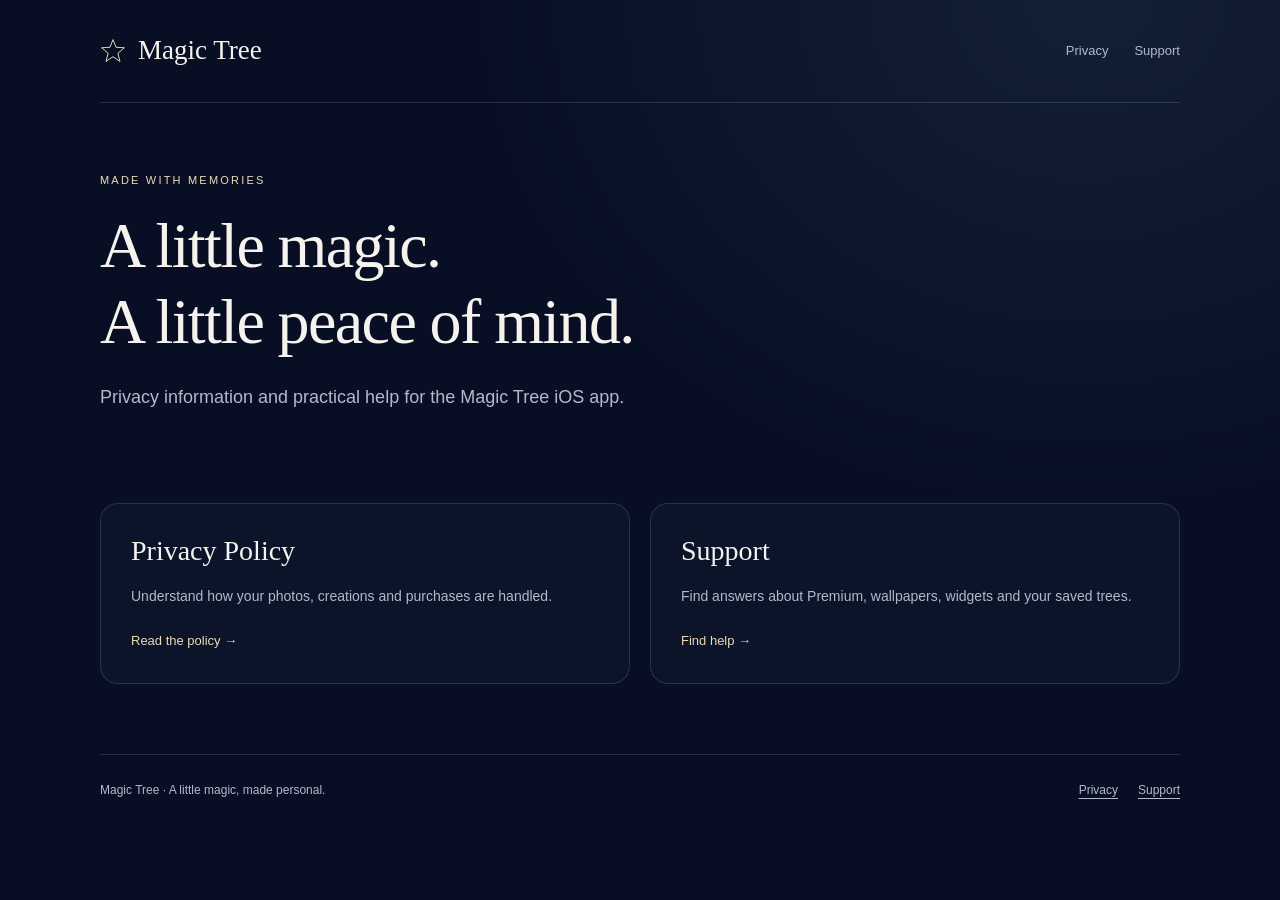
<file: docs/index.html>
<!doctype html>
<html lang="en"><head><meta charset="utf-8"><meta http-equiv="Content-Security-Policy" content="default-src 'none'; style-src 'self'; img-src 'self'; font-src 'self'; script-src 'none'; connect-src 'none'; object-src 'none'; base-uri 'none'; form-action 'none'"><meta name="referrer" content="no-referrer"><meta name="viewport" content="width=device-width, initial-scale=1"><title>Privacy &amp; Support · Magic Tree</title><meta name="description" content="Privacy and support for the Magic Tree iOS Christmas tree decorating app."><meta name="theme-color" content="#080f24"><link rel="icon" type="image/svg+xml" href="./assets/star.svg"><link rel="stylesheet" href="./assets/site.css"></head><body><a class="skip" href="#main">Skip to content</a><div class="shell"><header class="masthead"><a class="brand" href="./" aria-label="Magic Tree home"><img src="./assets/star.svg" width="26" height="26" alt="">Magic Tree</a><nav class="nav" aria-label="Main navigation"><a href="./privacy/">Privacy</a><a href="./support/">Support</a></nav></header><main id="main"><header class="hero"><p class="eyebrow">Made with memories</p><h1>A little magic.<br>A little peace of mind.</h1><p class="lede">Privacy information and practical help for the Magic Tree iOS app.</p></header><div class="cards"><a class="card" href="./privacy/"><h2>Privacy Policy</h2><p>Understand how your photos, creations and purchases are handled.</p><span>Read the policy →</span></a><a class="card" href="./support/"><h2>Support</h2><p>Find answers about Premium, wallpapers, widgets and your saved trees.</p><span>Find help →</span></a></div></main><footer class="footer"><span>Magic Tree · A little magic, made personal.</span><nav aria-label="Footer navigation"><a href="./privacy/">Privacy</a><a href="./support/">Support</a></nav></footer></div></body></html>
</file>
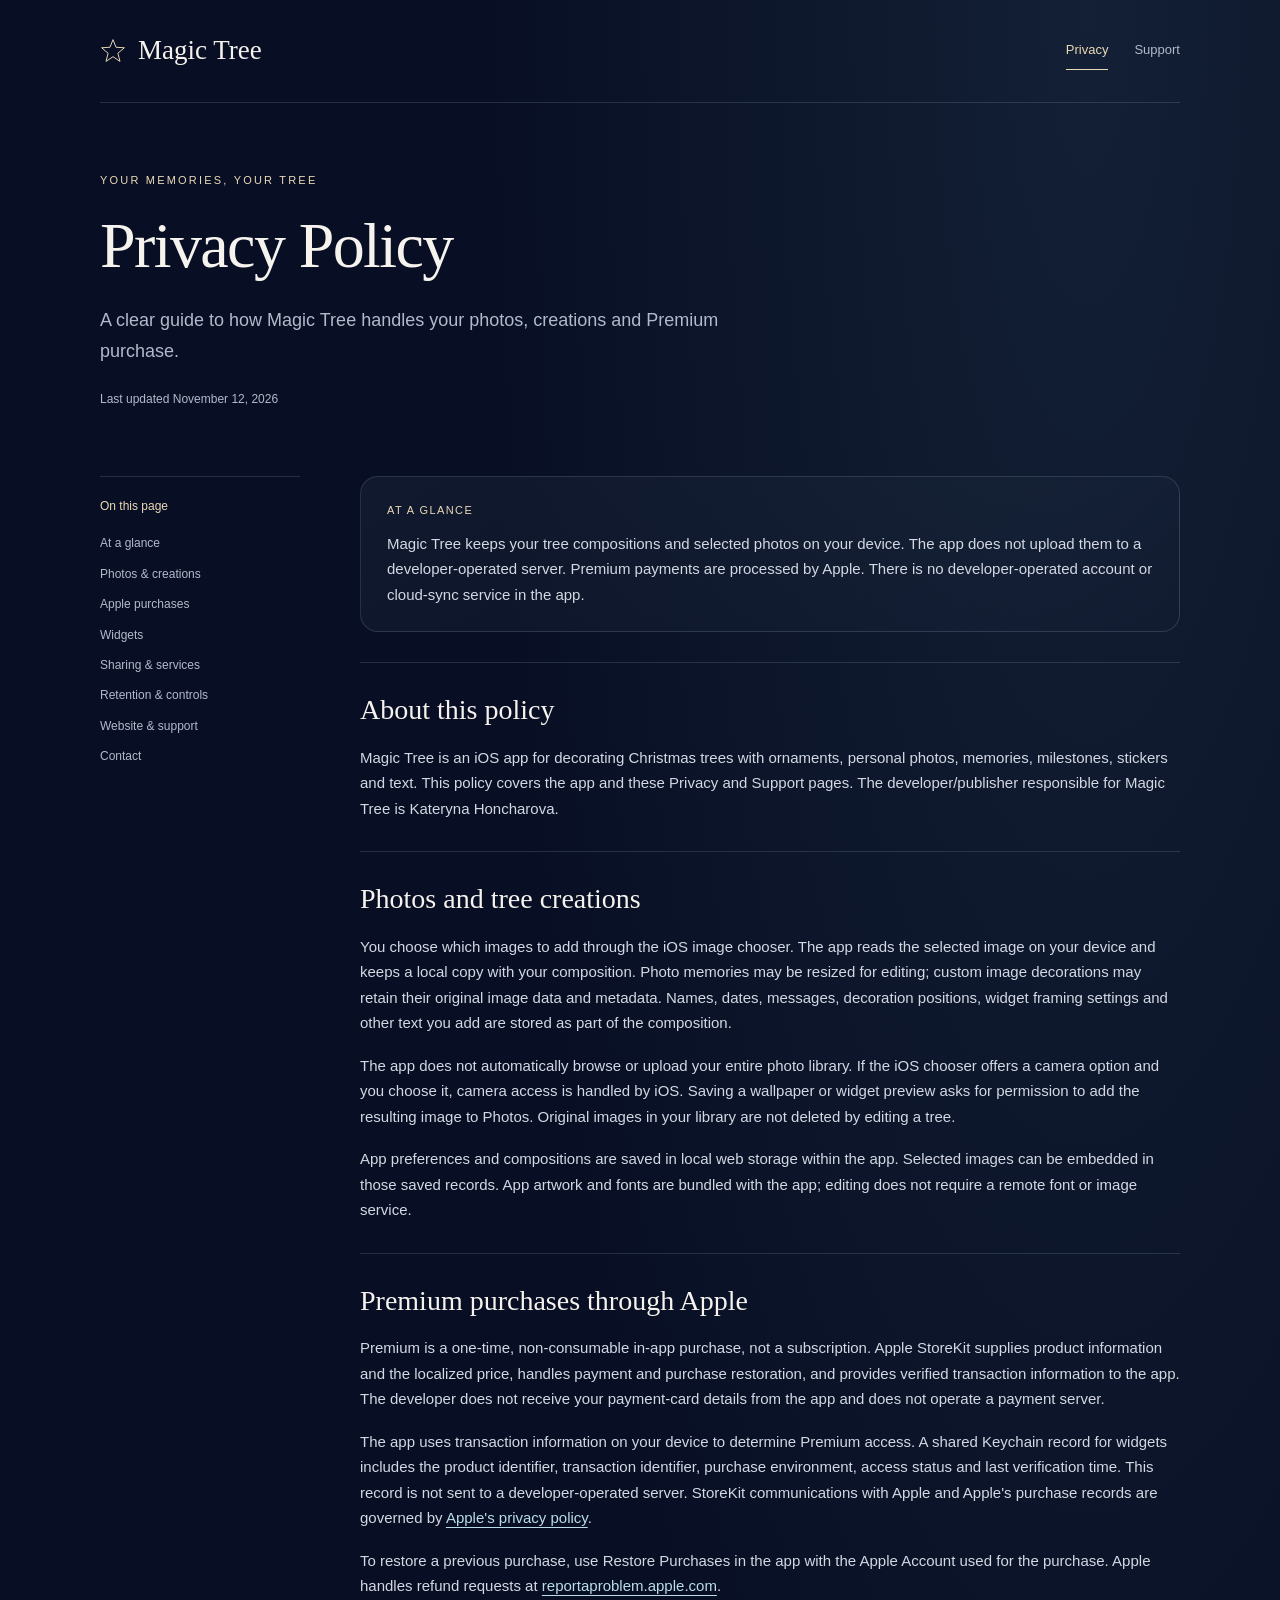
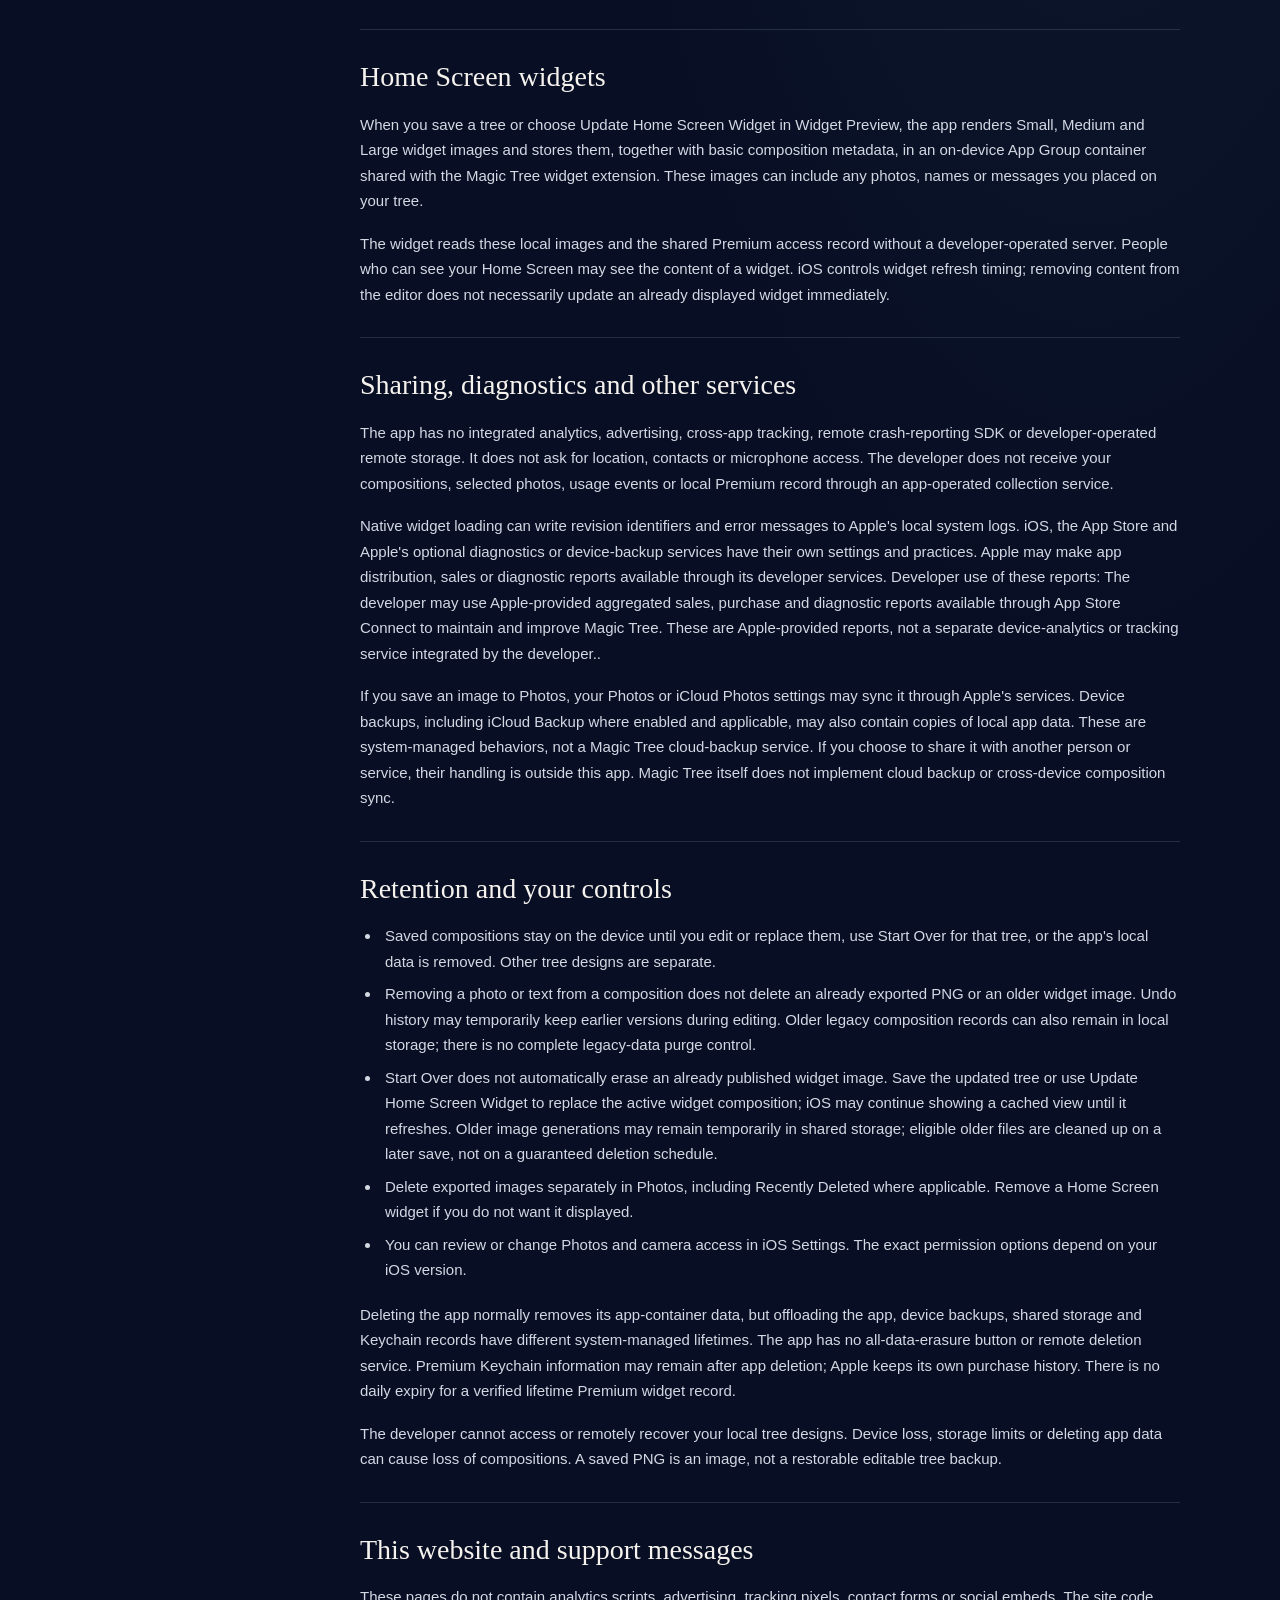
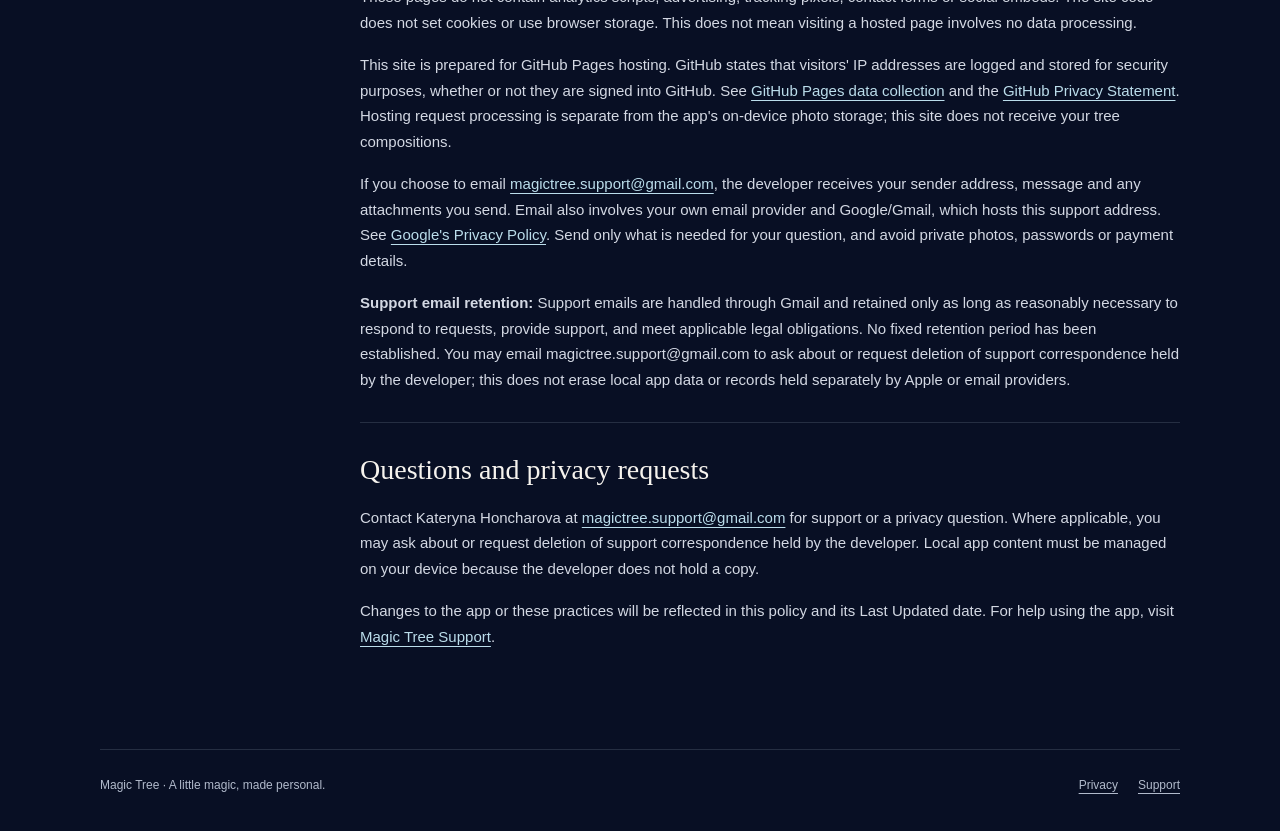
<file: docs/privacy/index.html>
<!doctype html>
<html lang="en"><head><meta charset="utf-8"><meta http-equiv="Content-Security-Policy" content="default-src 'none'; style-src 'self'; img-src 'self'; font-src 'self'; script-src 'none'; connect-src 'none'; object-src 'none'; base-uri 'none'; form-action 'none'"><meta name="referrer" content="no-referrer"><meta name="viewport" content="width=device-width, initial-scale=1"><title>Privacy Policy · Magic Tree</title><meta name="description" content="How Magic Tree handles photos, local creations, Apple purchases, widgets and support messages."><meta name="theme-color" content="#080f24"><link rel="icon" type="image/svg+xml" href="../assets/star.svg"><link rel="stylesheet" href="../assets/site.css"></head><body><a class="skip" href="#main">Skip to content</a><div class="shell"><header class="masthead"><a class="brand" href="../" aria-label="Magic Tree home"><img src="../assets/star.svg" width="26" height="26" alt="">Magic Tree</a><nav class="nav" aria-label="Main navigation"><a href="../privacy/" aria-current="page">Privacy</a><a href="../support/">Support</a></nav></header><main id="main">
<header class="hero"><p class="eyebrow">Your memories, your tree</p><h1>Privacy Policy</h1><p class="lede">A clear guide to how Magic Tree handles your photos, creations and Premium purchase.</p><p class="date">Last updated <time datetime="2026-11-12">November 12, 2026</time></p></header>
<div class="layout"><nav class="contents" aria-label="On this page"><p>On this page</p><a href="#overview">At a glance</a><a href="#photos">Photos & creations</a><a href="#purchases">Apple purchases</a><a href="#widgets">Widgets</a><a href="#sharing">Sharing & services</a><a href="#retention">Retention & controls</a><a href="#website">Website & support</a><a href="#contact">Contact</a></nav><article>
<div class="summary" id="overview"><p class="label">At a glance</p><p>Magic Tree keeps your tree compositions and selected photos on your device. The app does not upload them to a developer-operated server. Premium payments are processed by Apple. There is no developer-operated account or cloud-sync service in the app.</p></div>
<section id="about"><h2>About this policy</h2><p>Magic Tree is an iOS app for decorating Christmas trees with ornaments, personal photos, memories, milestones, stickers and text. This policy covers the app and these Privacy and Support pages. The developer/publisher responsible for Magic Tree is Kateryna Honcharova.</p></section>
<section id="photos"><h2>Photos and tree creations</h2><p>You choose which images to add through the iOS image chooser. The app reads the selected image on your device and keeps a local copy with your composition. Photo memories may be resized for editing; custom image decorations may retain their original image data and metadata. Names, dates, messages, decoration positions, widget framing settings and other text you add are stored as part of the composition.</p><p>The app does not automatically browse or upload your entire photo library. If the iOS chooser offers a camera option and you choose it, camera access is handled by iOS. Saving a wallpaper or widget preview asks for permission to add the resulting image to Photos. Original images in your library are not deleted by editing a tree.</p><p>App preferences and compositions are saved in local web storage within the app. Selected images can be embedded in those saved records. App artwork and fonts are bundled with the app; editing does not require a remote font or image service.</p></section>
<section id="purchases"><h2>Premium purchases through Apple</h2><p>Premium is a one-time, non-consumable in-app purchase, not a subscription. Apple StoreKit supplies product information and the localized price, handles payment and purchase restoration, and provides verified transaction information to the app. The developer does not receive your payment-card details from the app and does not operate a payment server.</p><p>The app uses transaction information on your device to determine Premium access. A shared Keychain record for widgets includes the product identifier, transaction identifier, purchase environment, access status and last verification time. This record is not sent to a developer-operated server. StoreKit communications with Apple and Apple's purchase records are governed by <a href="https://www.apple.com/legal/privacy/">Apple's privacy policy</a>.</p><p>To restore a previous purchase, use Restore Purchases in the app with the Apple Account used for the purchase. Apple handles refund requests at <a href="https://reportaproblem.apple.com/">reportaproblem.apple.com</a>.</p></section>
<section id="widgets"><h2>Home Screen widgets</h2><p>When you save a tree or choose Update Home Screen Widget in Widget Preview, the app renders Small, Medium and Large widget images and stores them, together with basic composition metadata, in an on-device App Group container shared with the Magic Tree widget extension. These images can include any photos, names or messages you placed on your tree.</p><p>The widget reads these local images and the shared Premium access record without a developer-operated server. People who can see your Home Screen may see the content of a widget. iOS controls widget refresh timing; removing content from the editor does not necessarily update an already displayed widget immediately.</p></section>
<section id="sharing"><h2>Sharing, diagnostics and other services</h2><p>The app has no integrated analytics, advertising, cross-app tracking, remote crash-reporting SDK or developer-operated remote storage. It does not ask for location, contacts or microphone access. The developer does not receive your compositions, selected photos, usage events or local Premium record through an app-operated collection service.</p><p>Native widget loading can write revision identifiers and error messages to Apple's local system logs. iOS, the App Store and Apple's optional diagnostics or device-backup services have their own settings and practices. Apple may make app distribution, sales or diagnostic reports available through its developer services. Developer use of these reports: The developer may use Apple-provided aggregated sales, purchase and diagnostic reports available through App Store Connect to maintain and improve Magic Tree. These are Apple-provided reports, not a separate device-analytics or tracking service integrated by the developer..</p><p>If you save an image to Photos, your Photos or iCloud Photos settings may sync it through Apple's services. Device backups, including iCloud Backup where enabled and applicable, may also contain copies of local app data. These are system-managed behaviors, not a Magic Tree cloud-backup service. If you choose to share it with another person or service, their handling is outside this app. Magic Tree itself does not implement cloud backup or cross-device composition sync.</p></section>
<section id="retention"><h2>Retention and your controls</h2><ul><li>Saved compositions stay on the device until you edit or replace them, use Start Over for that tree, or the app's local data is removed. Other tree designs are separate.</li><li>Removing a photo or text from a composition does not delete an already exported PNG or an older widget image. Undo history may temporarily keep earlier versions during editing. Older legacy composition records can also remain in local storage; there is no complete legacy-data purge control.</li><li>Start Over does not automatically erase an already published widget image. Save the updated tree or use Update Home Screen Widget to replace the active widget composition; iOS may continue showing a cached view until it refreshes. Older image generations may remain temporarily in shared storage; eligible older files are cleaned up on a later save, not on a guaranteed deletion schedule.</li><li>Delete exported images separately in Photos, including Recently Deleted where applicable. Remove a Home Screen widget if you do not want it displayed.</li><li>You can review or change Photos and camera access in iOS Settings. The exact permission options depend on your iOS version.</li></ul><p>Deleting the app normally removes its app-container data, but offloading the app, device backups, shared storage and Keychain records have different system-managed lifetimes. The app has no all-data-erasure button or remote deletion service. Premium Keychain information may remain after app deletion; Apple keeps its own purchase history. There is no daily expiry for a verified lifetime Premium widget record.</p><p>The developer cannot access or remotely recover your local tree designs. Device loss, storage limits or deleting app data can cause loss of compositions. A saved PNG is an image, not a restorable editable tree backup.</p></section>
<section id="website"><h2>This website and support messages</h2><p>These pages do not contain analytics scripts, advertising, tracking pixels, contact forms or social embeds. The site code does not set cookies or use browser storage. This does not mean visiting a hosted page involves no data processing.</p><p>This site is prepared for GitHub Pages hosting. GitHub states that visitors' IP addresses are logged and stored for security purposes, whether or not they are signed into GitHub. See <a href="https://docs.github.com/en/pages/getting-started-with-github-pages/what-is-github-pages#data-collection">GitHub Pages data collection</a> and the <a href="https://docs.github.com/en/site-policy/privacy-policies/github-general-privacy-statement">GitHub Privacy Statement</a>. Hosting request processing is separate from the app's on-device photo storage; this site does not receive your tree compositions.</p><p>If you choose to email <a href="mailto:magictree.support@gmail.com">magictree.support@gmail.com</a>, the developer receives your sender address, message and any attachments you send. Email also involves your own email provider and Google/Gmail, which hosts this support address. See <a href="https://policies.google.com/privacy">Google's Privacy Policy</a>. Send only what is needed for your question, and avoid private photos, passwords or payment details.</p><p><strong>Support email retention:</strong> Support emails are handled through Gmail and retained only as long as reasonably necessary to respond to requests, provide support, and meet applicable legal obligations. No fixed retention period has been established. You may email magictree.support@gmail.com to ask about or request deletion of support correspondence held by the developer; this does not erase local app data or records held separately by Apple or email providers.</p></section>
<section id="contact"><h2>Questions and privacy requests</h2><p>Contact Kateryna Honcharova at <a href="mailto:magictree.support@gmail.com">magictree.support@gmail.com</a> for support or a privacy question. Where applicable, you may ask about or request deletion of support correspondence held by the developer. Local app content must be managed on your device because the developer does not hold a copy.</p><p>Changes to the app or these practices will be reflected in this policy and its Last Updated date. For help using the app, visit <a href="../support/">Magic Tree Support</a>.</p></section>
</article></div></main><footer class="footer"><span>Magic Tree · A little magic, made personal.</span><nav aria-label="Footer navigation"><a href="../privacy/" aria-current="page">Privacy</a><a href="../support/">Support</a></nav></footer></div></body></html>
</file>
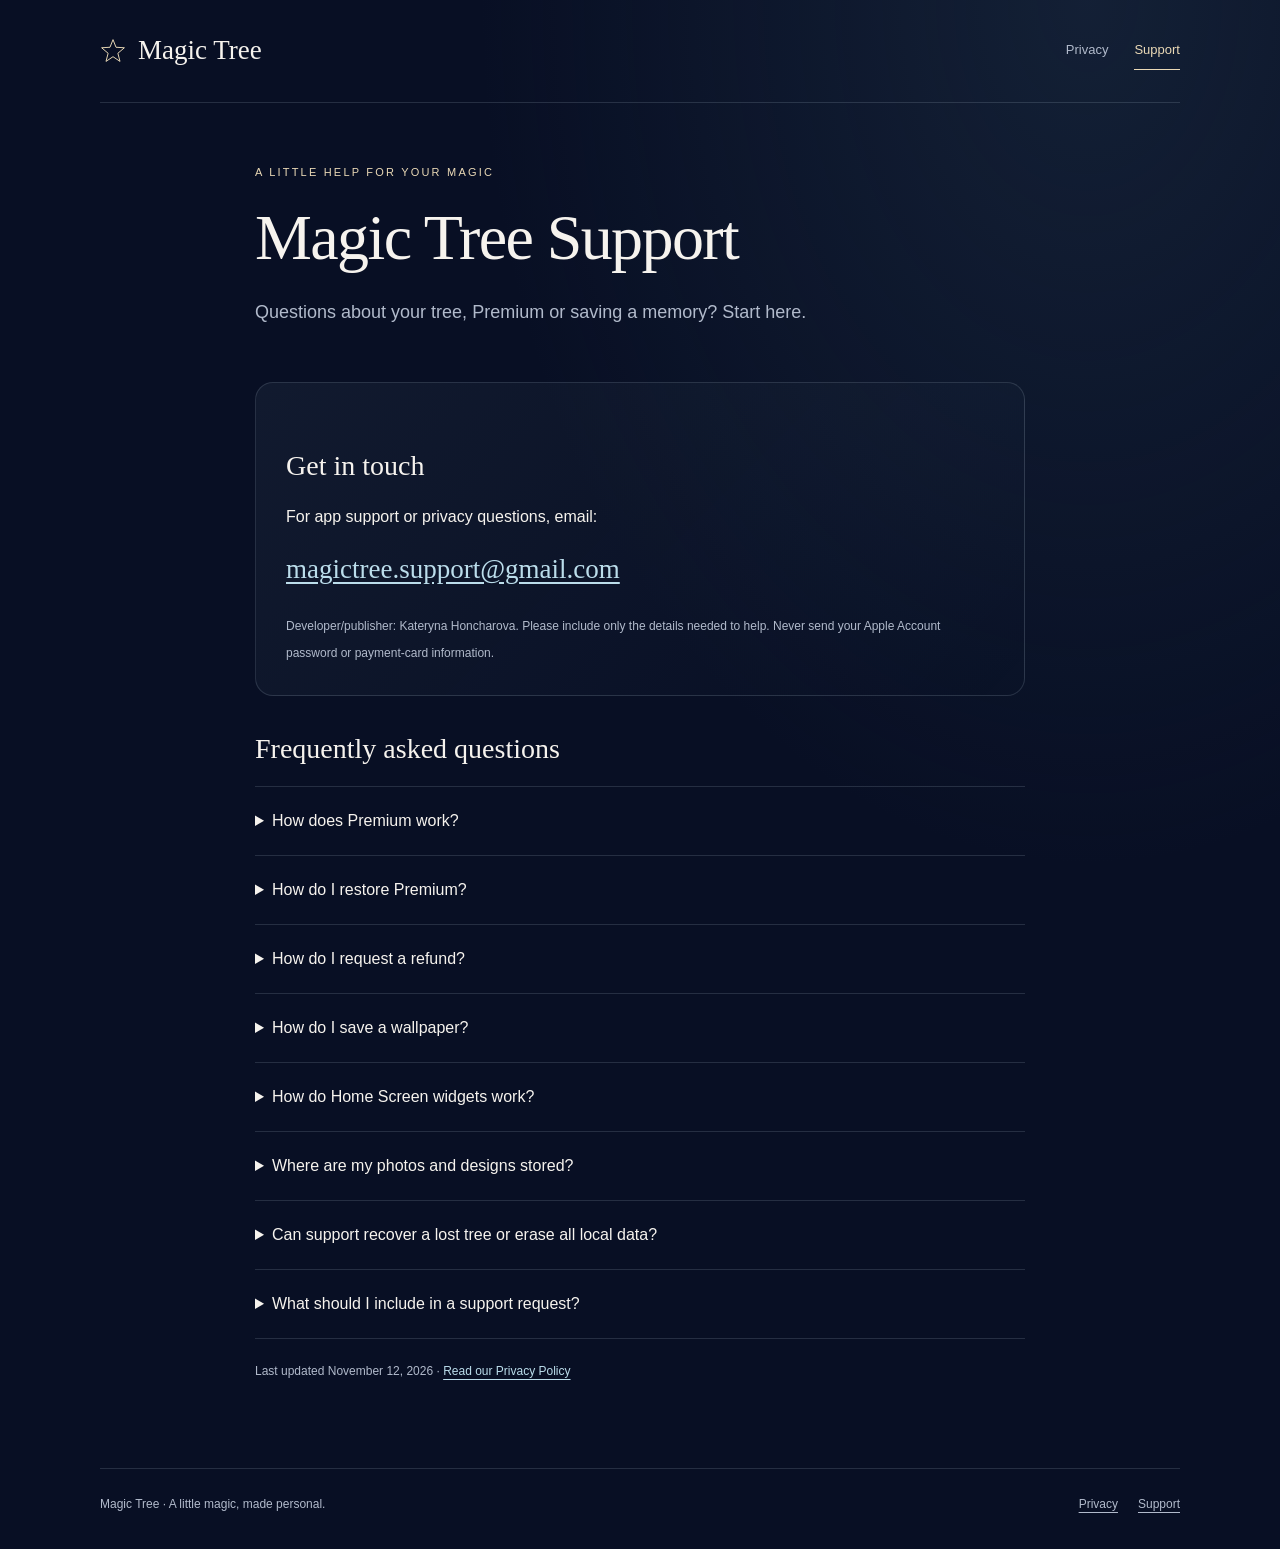
<file: docs/support/index.html>
<!doctype html>
<html lang="en"><head><meta charset="utf-8"><meta http-equiv="Content-Security-Policy" content="default-src 'none'; style-src 'self'; img-src 'self'; font-src 'self'; script-src 'none'; connect-src 'none'; object-src 'none'; base-uri 'none'; form-action 'none'"><meta name="referrer" content="no-referrer"><meta name="viewport" content="width=device-width, initial-scale=1"><title>Support · Magic Tree</title><meta name="description" content="Help with Magic Tree Premium, restoring purchases, saving wallpapers, widgets and local tree designs."><meta name="theme-color" content="#080f24"><link rel="icon" type="image/svg+xml" href="../assets/star.svg"><link rel="stylesheet" href="../assets/site.css"></head><body><a class="skip" href="#main">Skip to content</a><div class="shell"><header class="masthead"><a class="brand" href="../" aria-label="Magic Tree home"><img src="../assets/star.svg" width="26" height="26" alt="">Magic Tree</a><nav class="nav" aria-label="Main navigation"><a href="../privacy/">Privacy</a><a href="../support/" aria-current="page">Support</a></nav></header><main id="main"><div class="support-body"><header class="hero"><p class="eyebrow">A little help for your magic</p><h1>Magic Tree Support</h1><p class="lede">Questions about your tree, Premium or saving a memory? Start here.</p></header><section class="contact" aria-labelledby="contact-title"><h2 id="contact-title">Get in touch</h2><p>For app support or privacy questions, email:</p><p class="email"><a href="mailto:magictree.support@gmail.com">magictree.support@gmail.com</a></p><small>Developer/publisher: Kateryna Honcharova. Please include only the details needed to help. Never send your Apple Account password or payment-card information.</small></section><section class="faq" aria-labelledby="faq-title"><h2 id="faq-title">Frequently asked questions</h2><details><summary>How does Premium work?</summary><div><p>Premium is a one-time, non-consumable purchase processed by Apple. It unlocks Premium trees, ornaments and toppers; it is not a subscription. Check the localized price shown in the app before confirming. Free features remain available without Premium.</p></div></details><details><summary>How do I restore Premium?</summary><div><p>Open a Premium tree or item to reach the Premium panel, then tap Restore Purchases. Use the same Apple Account that made the purchase. An internet connection and Apple's sign-in or verification may be needed. Restoring a purchase does not restore your local tree compositions.</p></div></details><details><summary>How do I request a refund?</summary><div><p>Apple handles purchase refunds and eligibility. Request help at <a href="https://reportaproblem.apple.com/">reportaproblem.apple.com</a>. Magic Tree support cannot issue an Apple refund directly.</p></div></details><details><summary>How do I save a wallpaper?</summary><div><p>In the editor, tap Save, then Save Image. Allow Magic Tree to add images to Photos when iOS asks. The app saves a static 2048 × 3657 PNG. You can then select that image as a wallpaper in iOS. If saving fails, check Photos access and available device storage, then try again.</p></div></details><details><summary>How do Home Screen widgets work?</summary><div><p>Save your tree in the editor, or use Update Home Screen Widget in Widget Preview, to update its widget images. Drag and zoom in Widget Preview to adjust the crop separately for each widget size. On the Home Screen, use iOS's Add Widget controls, search for Magic Tree and choose Small, Medium or Large. Native Magic Tree widgets require iOS 18 or later. iOS controls when changes appear; updates may not be immediate. The in-app Widget Preview is a separate preview and image-saving feature.</p><p>Verified lifetime Premium widgets do not require daily app launches. If access needs verification, open Magic Tree and use Restore Purchases if necessary. Apple purchase-status changes are applied when the app learns of them.</p></div></details><details><summary>Where are my photos and designs stored?</summary><div><p>Compositions and selected image copies are stored locally on your device. Widget images are shared locally with the widget extension. Magic Tree does not provide an account-based cloud backup or cross-device sync. Exported PNGs stay in Photos under your own Photos settings. Read the <a href="../privacy/">Privacy Policy</a> for details.</p></div></details><details><summary>Can support recover a lost tree or erase all local data?</summary><div><p>Support does not have a server copy of your creations and cannot recover or remotely erase them. You can remove decorations or use Start Over to clear the current tree; other tree designs remain saved. Start Over does not clear published widget images, all legacy records or Keychain data. There is no combined all-data-erasure control. Delete exported images separately in Photos and save an updated tree to update its widgets. Deleting the app normally removes app-container data, while device backups, shared storage and Keychain records can have different lifetimes. Offloading is not the same as deleting.</p></div></details><details><summary>What should I include in a support request?</summary><div><p>Describe what happened and what you expected. Your iOS version and Magic Tree version, if known, can help. A screenshot is optional; remove personal photos, names and other private information first. Do not send passwords, Apple Account credentials or full payment details. There is no need to send your complete tree composition.</p></div></details></section><p class="date">Last updated <time datetime="2026-11-12">November 12, 2026</time> · <a href="../privacy/">Read our Privacy Policy</a></p></div></main><footer class="footer"><span>Magic Tree · A little magic, made personal.</span><nav aria-label="Footer navigation"><a href="../privacy/">Privacy</a><a href="../support/" aria-current="page">Support</a></nav></footer></div></body></html>
</file>
<file: docs/assets/site.css>
:root{color-scheme:dark;--navy:#080f24;--panel:#111c32;--ivory:#f6f3ee;--gold:#ead9b6;--ice:#bbddeb;--muted:#b1bacb;--line:#d6e5f324;font-family:-apple-system,BlinkMacSystemFont,"Segoe UI",sans-serif;background:var(--navy);color:var(--ivory);font-synthesis:none}
*{box-sizing:border-box}body{margin:0;line-height:1.7;background:radial-gradient(ellipse at 85% 0,#24394f66,transparent 38rem),var(--navy);min-height:100vh}a{color:var(--ice);text-underline-offset:4px;overflow-wrap:anywhere}a:hover{color:var(--gold)}a:focus-visible,summary:focus-visible{outline:2px solid var(--gold);outline-offset:6px;border-radius:2px}.skip{position:absolute;top:-8rem;left:1rem;padding:1rem;background:var(--panel);z-index:5}.skip:focus{top:1rem}.shell{width:min(1080px,calc(100% - 64px));margin:auto}.masthead{display:flex;justify-content:space-between;align-items:center;gap:24px;padding:28px 0;border-bottom:1px solid var(--line)}.brand{display:inline-flex;align-items:center;gap:12px;text-decoration:none;color:var(--ivory);font-family:Georgia,"Times New Roman",serif;font-size:27px;white-space:nowrap}.brand img{width:26px;height:26px}.nav{display:flex;gap:26px}.nav a{font-size:13px;text-decoration:none;color:var(--muted);padding:8px 0}.nav a[aria-current=page]{color:var(--gold);border-bottom:1px solid var(--gold)}.hero{padding:68px 0 37px;max-width:770px}.eyebrow{color:var(--gold);font-size:11px;letter-spacing:.2em;text-transform:uppercase;margin:0 0 18px}h1,h2,h3{font-weight:400;line-height:1.2}h1{font-family:Georgia,"Times New Roman",serif;font-size:clamp(40px,6vw,64px);letter-spacing:-.025em;margin:0 0 21px}h2{font-family:Georgia,"Times New Roman",serif;font-size:28px;margin:0 0 18px}h3{font-size:16px;margin:0 0 10px;color:var(--gold)}p{margin:0 0 17px}.lede{font-size:18px;color:var(--muted);max-width:650px}.date{color:var(--muted);font-size:12px;margin-top:22px}.draft{border:1px solid #ead9b64d;background:#ead9b60a;border-radius:12px;padding:16px 20px;font-size:13px;margin:28px 0 0}.draft strong{color:var(--gold)}.layout{display:grid;grid-template-columns:200px minmax(0,1fr);gap:60px;align-items:start;padding:13px 0 70px}.contents{position:sticky;top:28px;font-size:12px;border-top:1px solid var(--line);padding-top:19px}.contents p{color:var(--gold);margin-bottom:12px}.contents a{display:block;padding:5px 0;text-decoration:none;color:var(--muted)}article{min-width:0}article section{scroll-margin-top:30px;border-top:1px solid var(--line);padding:30px 0 13px}article p,article li{font-size:15px;color:#d3d8e3}article ul{padding-left:21px;margin:10px 0 19px}article li{padding-left:4px;margin:7px 0}.summary{border:1px solid var(--line);border-radius:18px;padding:24px 26px;background:linear-gradient(145deg,#bbddeb0d,#ffffff02);margin:0 0 30px}.summary p:last-child{margin-bottom:0}.summary .label{color:var(--gold);font-size:11px;letter-spacing:.13em;text-transform:uppercase;margin-bottom:11px}.placeholder{display:inline-block;border-bottom:1px dashed var(--gold);color:var(--gold);overflow-wrap:anywhere}.contact{padding:30px;border:1px solid var(--line);background:linear-gradient(135deg,#bbddeb0e,transparent);border-radius:18px;margin-bottom:36px}.contact .email{font-family:Georgia,"Times New Roman",serif;font-size:clamp(20px,3vw,27px);margin:12px 0 18px}.contact small{color:var(--muted);font-size:12px}.faq details{border-top:1px solid var(--line);padding:0}.faq details:last-child{border-bottom:1px solid var(--line)}summary{cursor:pointer;color:var(--ivory);font-size:16px;padding:22px 25px 22px 0;line-height:1.5}details[open] summary{color:var(--gold)}details>div{padding:0 16px 14px 0}.support-body{max-width:770px;margin:0 auto;padding-bottom:70px}.support-body .hero{padding-top:60px}.support-body h2{margin:36px 0 20px}.cards{display:grid;grid-template-columns:1fr 1fr;gap:20px;margin:36px 0 70px}.card{display:block;text-decoration:none;border:1px solid var(--line);padding:30px;border-radius:18px;background:#bbddeb06}.card h2{color:var(--ivory)}.card p{color:var(--muted);font-size:14px}.card span{font-size:13px;color:var(--gold)}.footer{padding:25px 0 35px;border-top:1px solid var(--line);display:flex;align-items:center;justify-content:space-between;gap:20px;font-size:12px;color:var(--muted)}.footer nav{display:flex;gap:20px}.footer a{color:var(--muted)}::selection{background:#bbddeb33;color:white}
@media(max-width:760px){.shell{width:calc(100% - 40px)}.masthead{padding:23px 0;gap:15px}.brand{font-size:24px;gap:9px}.brand img{width:22px;height:22px}.nav{gap:18px}.nav a{font-size:12px}.hero,.support-body .hero{padding-top:45px}.layout{grid-template-columns:1fr;gap:24px;padding-bottom:44px}.contents{position:static;display:flex;flex-wrap:wrap;gap:5px 18px;padding-top:17px}.contents p{width:100%;margin-bottom:3px}.contents a{font-size:12px}h2{font-size:25px}.lede{font-size:16px}.summary{padding:21px}.contact{padding:23px}.cards{grid-template-columns:1fr}.footer{align-items:flex-start;flex-direction:column;gap:10px}.draft{padding:14px 16px}.support-body{padding-bottom:44px}}
@media(max-width:350px){.shell{width:calc(100% - 32px)}.masthead{flex-wrap:wrap;gap:10px}.nav{width:100%;justify-content:flex-end}.hero{padding-top:32px}h1{font-size:37px}}
@media(prefers-reduced-motion:reduce){*{scroll-behavior:auto!important}}
@media print{:root,body{background:white;color:black}.nav,.contents,.footer,.skip{display:none}.shell{width:100%;max-width:none}.layout{display:block}article p,article li,.lede,.date{color:#222}.summary,.contact{background:white;border-color:#aaa}a{color:#222}.draft,.placeholder{color:#333}h1{font-size:36px}section{break-inside:avoid}}
</file>
